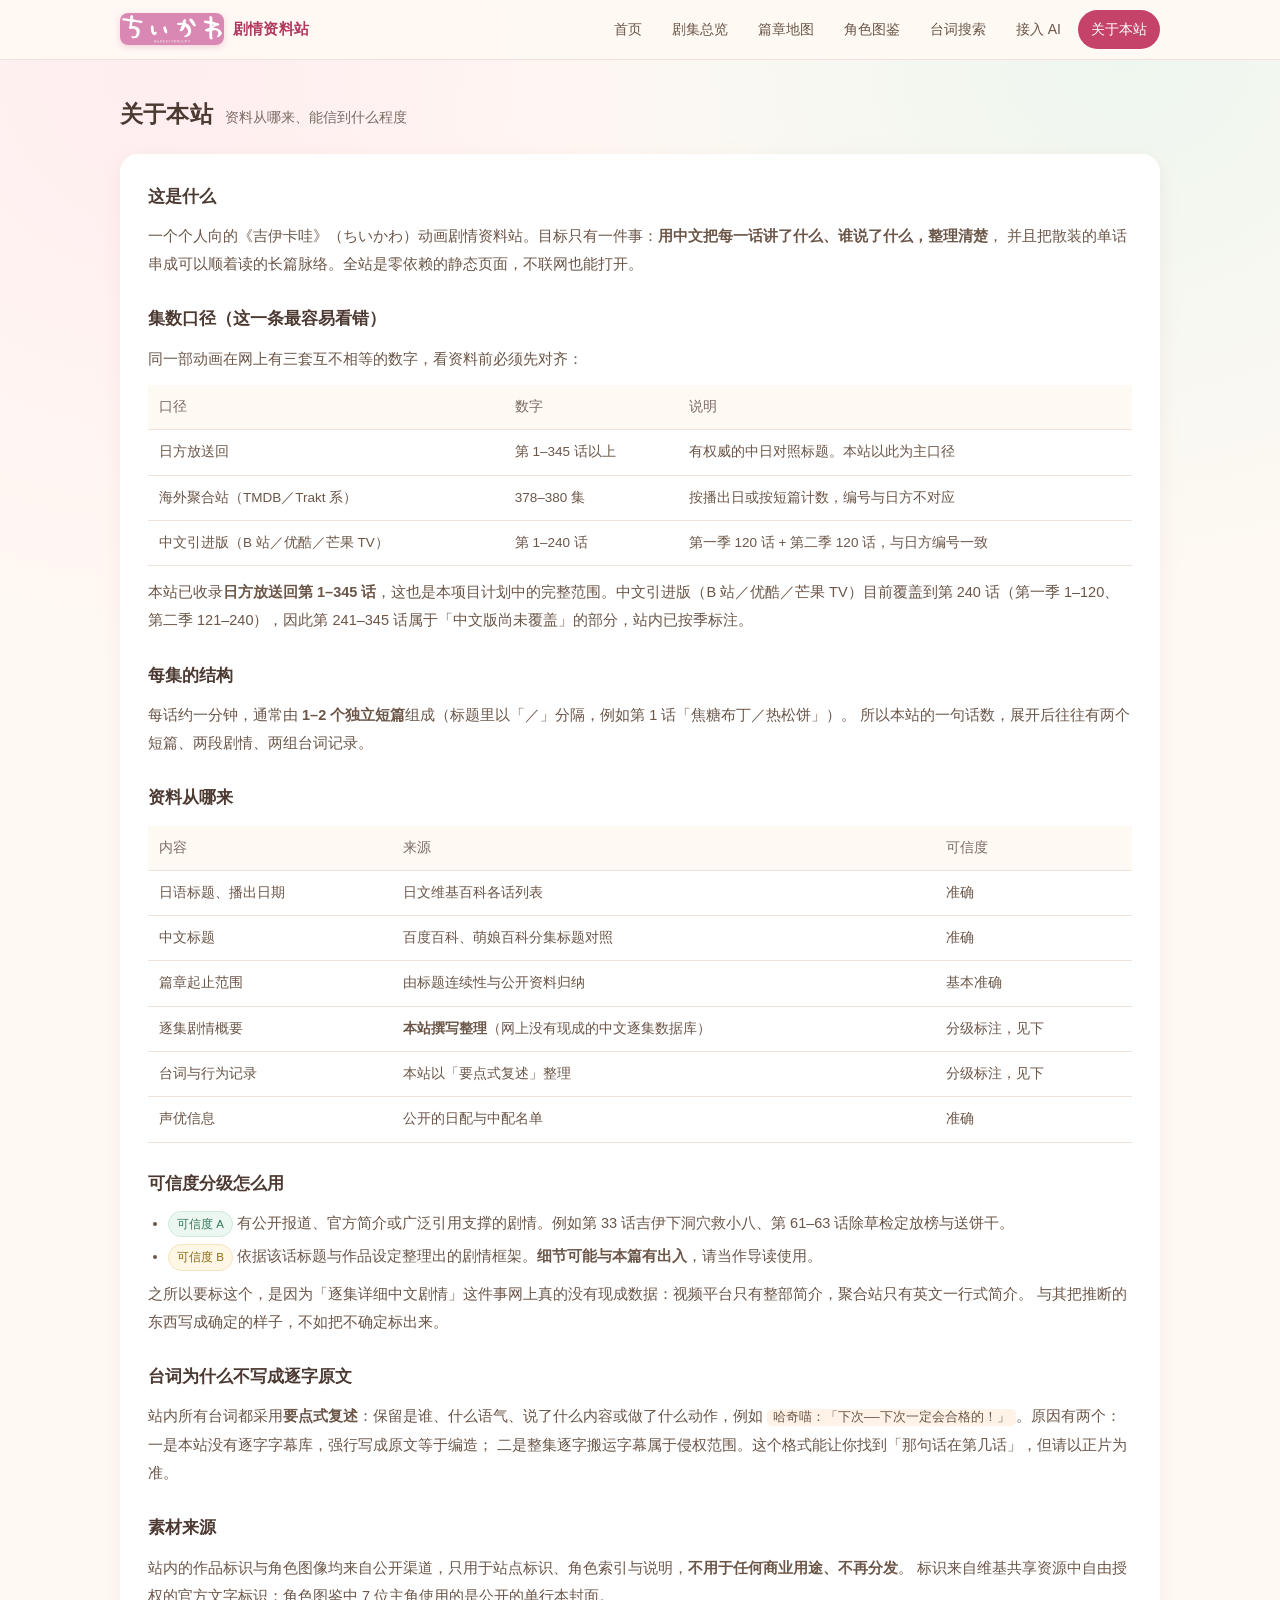
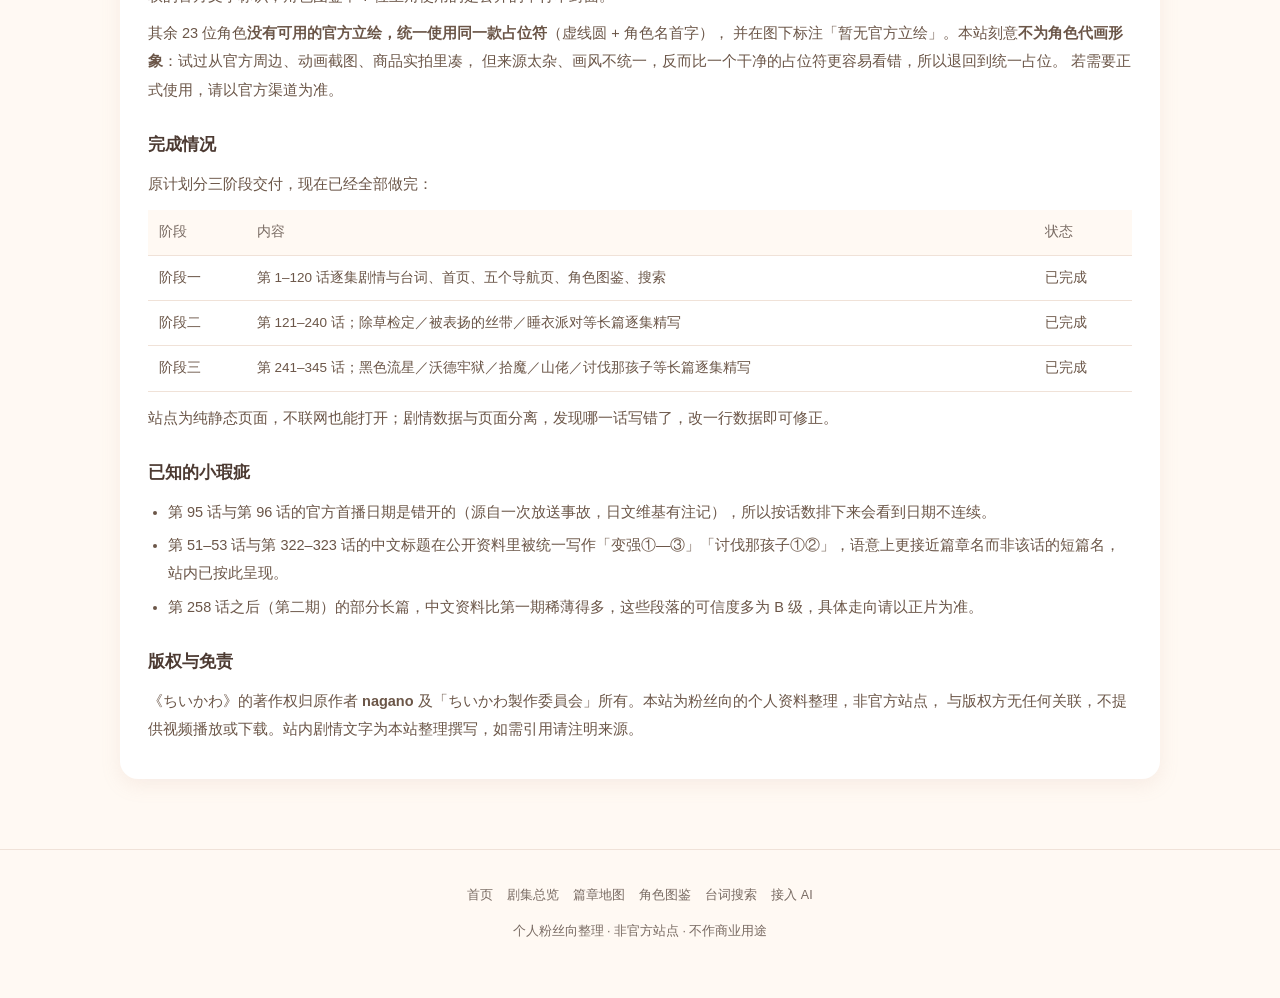
<file: about.html>
<!DOCTYPE html>
<html lang="zh-CN">
<head>
<meta charset="UTF-8">
<meta name="viewport" content="width=device-width,initial-scale=1">
<title>关于本站 · 吉伊卡哇 剧情资料站</title>
<meta name="description" content="关于这个吉伊卡哇剧情资料站：集数口径、资料来源、可信度分级怎么用，以及已知的小瑕疵。">
<meta name="theme-color" content="#FFF9F3">
<meta property="og:type" content="website">
<meta property="og:site_name" content="吉伊卡哇 剧情资料站">
<meta property="og:locale" content="zh_CN">
<meta property="og:title" content="关于本站 · 吉伊卡哇 剧情资料站">
<meta property="og:description" content="集数口径、资料来源、可信度分级怎么用，以及已知的小瑕疵。">
<link rel="icon" href="assets/images/icon.svg" type="image/svg+xml">
<link rel="apple-touch-icon" href="assets/images/logo-chiikawa.png">
<link rel="stylesheet" href="css/style.css">
</head>
<body>

<nav class="nav"><div class="nav-in">
  <a class="nav-logo" href="index.html">
    <img src="assets/images/logo-chiikawa.png" alt="ちいかわ" width="360" height="111">
    <span class="lp">剧情资料站</span>
  </a>
  <div class="nav-links">
    <a href="index.html">首页</a>
    <a href="episodes.html">剧集总览</a>
    <a href="arcs.html">篇章地图</a>
    <a href="characters.html">角色图鉴</a>
    <a href="search.html">台词搜索</a>
    <a href="agent.html">接入 AI</a>
    <a href="about.html">关于本站</a>
  </div>
</div></nav>

<main class="wrap">

  <section class="sec first">
    <div class="sec-head">
      <h1>关于本站</h1>
      <span class="sub">资料从哪来、能信到什么程度</span>
    </div>

    <div class="prose">

      <h2>这是什么</h2>
      <p>一个个人向的《吉伊卡哇》（ちいかわ）动画剧情资料站。目标只有一件事：<b>用中文把每一话讲了什么、谁说了什么，整理清楚</b>，
      并且把散装的单话串成可以顺着读的长篇脉络。全站是零依赖的静态页面，不联网也能打开。</p>

      <h2>集数口径（这一条最容易看错）</h2>
      <p>同一部动画在网上有三套互不相等的数字，看资料前必须先对齐：</p>
      <table>
        <tr><th>口径</th><th>数字</th><th>说明</th></tr>
        <tr><td>日方放送回</td><td>第 1–345 话以上</td><td>有权威的中日对照标题。本站以此为主口径</td></tr>
        <tr><td>海外聚合站（TMDB／Trakt 系）</td><td>378–380 集</td><td>按播出日或按短篇计数，编号与日方不对应</td></tr>
        <tr><td>中文引进版（B 站／优酷／芒果 TV）</td><td>第 1–240 话</td><td>第一季 120 话 + 第二季 120 话，与日方编号一致</td></tr>
      </table>
      <p>本站已收录<b>日方放送回第 1–345 话</b>，这也是本项目计划中的完整范围。中文引进版（B 站／优酷／芒果 TV）目前覆盖到第 240 话（第一季 1–120、第二季 121–240），因此第 241–345 话属于「中文版尚未覆盖」的部分，站内已按季标注。</p>

      <h2>每集的结构</h2>
      <p>每话约一分钟，通常由 <b>1–2 个独立短篇</b>组成（标题里以「／」分隔，例如第 1 话「焦糖布丁／热松饼」）。
      所以本站的一句话数，展开后往往有两个短篇、两段剧情、两组台词记录。</p>

      <h2>资料从哪来</h2>
      <table>
        <tr><th>内容</th><th>来源</th><th>可信度</th></tr>
        <tr><td>日语标题、播出日期</td><td>日文维基百科各话列表</td><td>准确</td></tr>
        <tr><td>中文标题</td><td>百度百科、萌娘百科分集标题对照</td><td>准确</td></tr>
        <tr><td>篇章起止范围</td><td>由标题连续性与公开资料归纳</td><td>基本准确</td></tr>
        <tr><td>逐集剧情概要</td><td><b>本站撰写整理</b>（网上没有现成的中文逐集数据库）</td><td>分级标注，见下</td></tr>
        <tr><td>台词与行为记录</td><td>本站以「要点式复述」整理</td><td>分级标注，见下</td></tr>
        <tr><td>声优信息</td><td>公开的日配与中配名单</td><td>准确</td></tr>
      </table>

      <h2>可信度分级怎么用</h2>
      <ul>
        <li><span class="badge-lv a">可信度 A</span> 有公开报道、官方简介或广泛引用支撑的剧情。例如第 33 话吉伊下洞穴救小八、第 61–63 话除草检定放榜与送饼干。</li>
        <li><span class="badge-lv">可信度 B</span> 依据该话标题与作品设定整理出的剧情框架。<b>细节可能与本篇有出入</b>，请当作导读使用。</li>
      </ul>
      <p>之所以要标这个，是因为「逐集详细中文剧情」这件事网上真的没有现成数据：视频平台只有整部简介，聚合站只有英文一行式简介。
      与其把推断的东西写成确定的样子，不如把不确定标出来。</p>

      <h2>台词为什么不写成逐字原文</h2>
      <p>站内所有台词都采用<b>要点式复述</b>：保留是谁、什么语气、说了什么内容或做了什么动作，例如
      <code>哈奇喵：「下次——下次一定会合格的！」</code>。原因有两个：一是本站没有逐字字幕库，强行写成原文等于编造；
      二是整集逐字搬运字幕属于侵权范围。这个格式能让你找到「那句话在第几话」，但请以正片为准。</p>

      <h2>素材来源</h2>
      <p>站内的作品标识与角色图像均来自公开渠道，只用于站点标识、角色索引与说明，<b>不用于任何商业用途、不再分发</b>。
      标识来自维基共享资源中自由授权的官方文字标识；角色图鉴中 7 位主角使用的是公开的单行本封面。</p>
      <p>其余 23 位角色<b>没有可用的官方立绘，统一使用同一款占位符</b>（虚线圆 + 角色名首字），
      并在图下标注「暂无官方立绘」。本站刻意<b>不为角色代画形象</b>：试过从官方周边、动画截图、商品实拍里凑，
      但来源太杂、画风不统一，反而比一个干净的占位符更容易看错，所以退回到统一占位。
      若需要正式使用，请以官方渠道为准。</p>

      <h2>完成情况</h2>
      <p>原计划分三阶段交付，现在已经全部做完：</p>
      <table>
        <tr><th>阶段</th><th>内容</th><th>状态</th></tr>
        <tr><td>阶段一</td><td>第 1–120 话逐集剧情与台词、首页、五个导航页、角色图鉴、搜索</td><td>已完成</td></tr>
        <tr><td>阶段二</td><td>第 121–240 话；除草检定／被表扬的丝带／睡衣派对等长篇逐集精写</td><td>已完成</td></tr>
        <tr><td>阶段三</td><td>第 241–345 话；黑色流星／沃德牢狱／拾魔／山佬／讨伐那孩子等长篇逐集精写</td><td>已完成</td></tr>
      </table>
      <p>站点为纯静态页面，不联网也能打开；剧情数据与页面分离，发现哪一话写错了，改一行数据即可修正。</p>

      <h2>已知的小瑕疵</h2>
      <ul>
        <li>第 95 话与第 96 话的官方首播日期是错开的（源自一次放送事故，日文维基有注记），所以按话数排下来会看到日期不连续。</li>
        <li>第 51–53 话与第 322–323 话的中文标题在公开资料里被统一写作「变强①—③」「讨伐那孩子①②」，语意上更接近篇章名而非该话的短篇名，站内已按此呈现。</li>
        <li>第 258 话之后（第二期）的部分长篇，中文资料比第一期稀薄得多，这些段落的可信度多为 B 级，具体走向请以正片为准。</li>
      </ul>

      <h2>版权与免责</h2>
      <p>《ちいかわ》的著作权归原作者 <b>nagano</b> 及「ちいかわ製作委員会」所有。本站为粉丝向的个人资料整理，非官方站点，
      与版权方无任何关联，不提供视频播放或下载。站内剧情文字为本站整理撰写，如需引用请注明来源。</p>

    </div>
  </section>

</main>

<footer>
  <div class="lk">
    <a href="index.html">首页</a>
    <a href="episodes.html">剧集总览</a>
    <a href="arcs.html">篇章地图</a>
    <a href="characters.html">角色图鉴</a>
    <a href="search.html">台词搜索</a>
    <a href="agent.html">接入 AI</a>
  </div>
  <p>个人粉丝向整理 · 非官方站点 · 不作商业用途</p>
</footer>

<!-- 这一页没有动态内容：所有文字都是写死在 HTML 里的，
     不需要 330KB 的剧集数据，也不需要 app.js（那五个 init 在这里全是早退）。 -->
<script src="js/nav.js"></script>
</body>
</html>
</file>
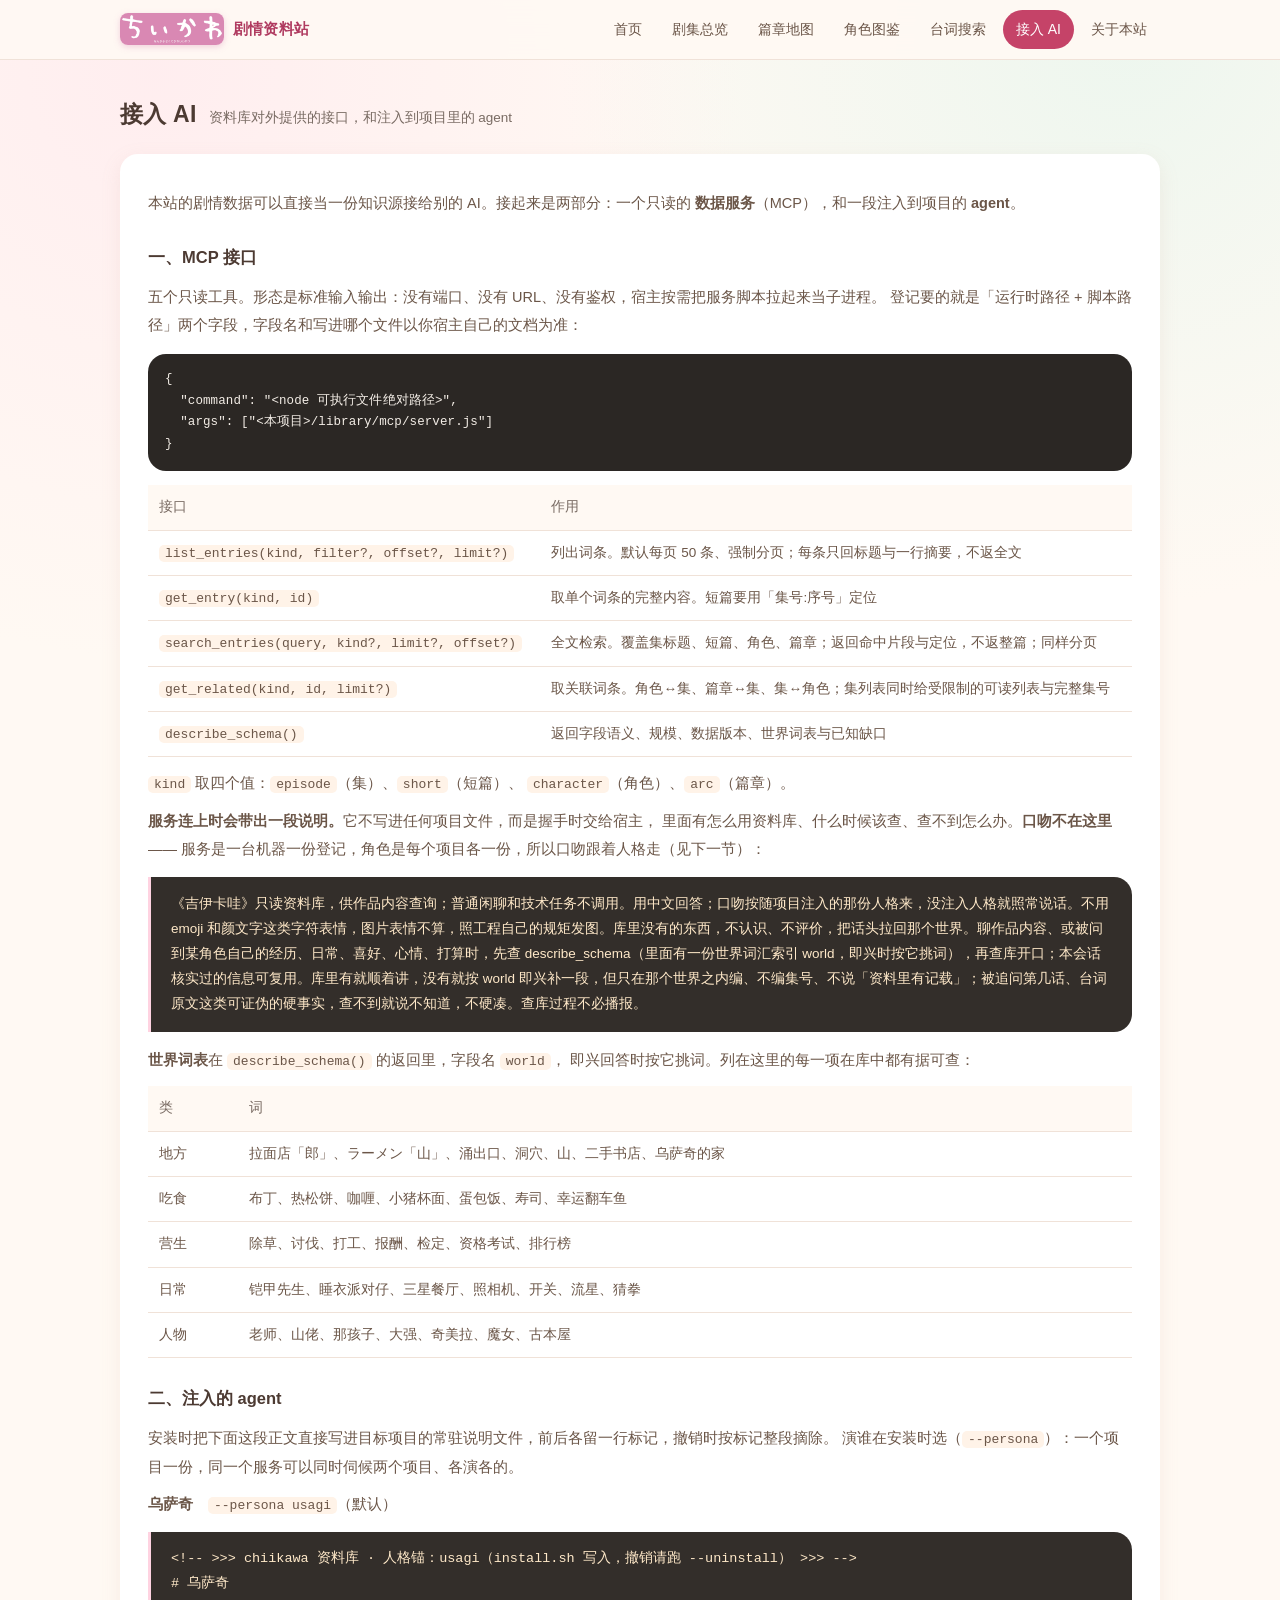
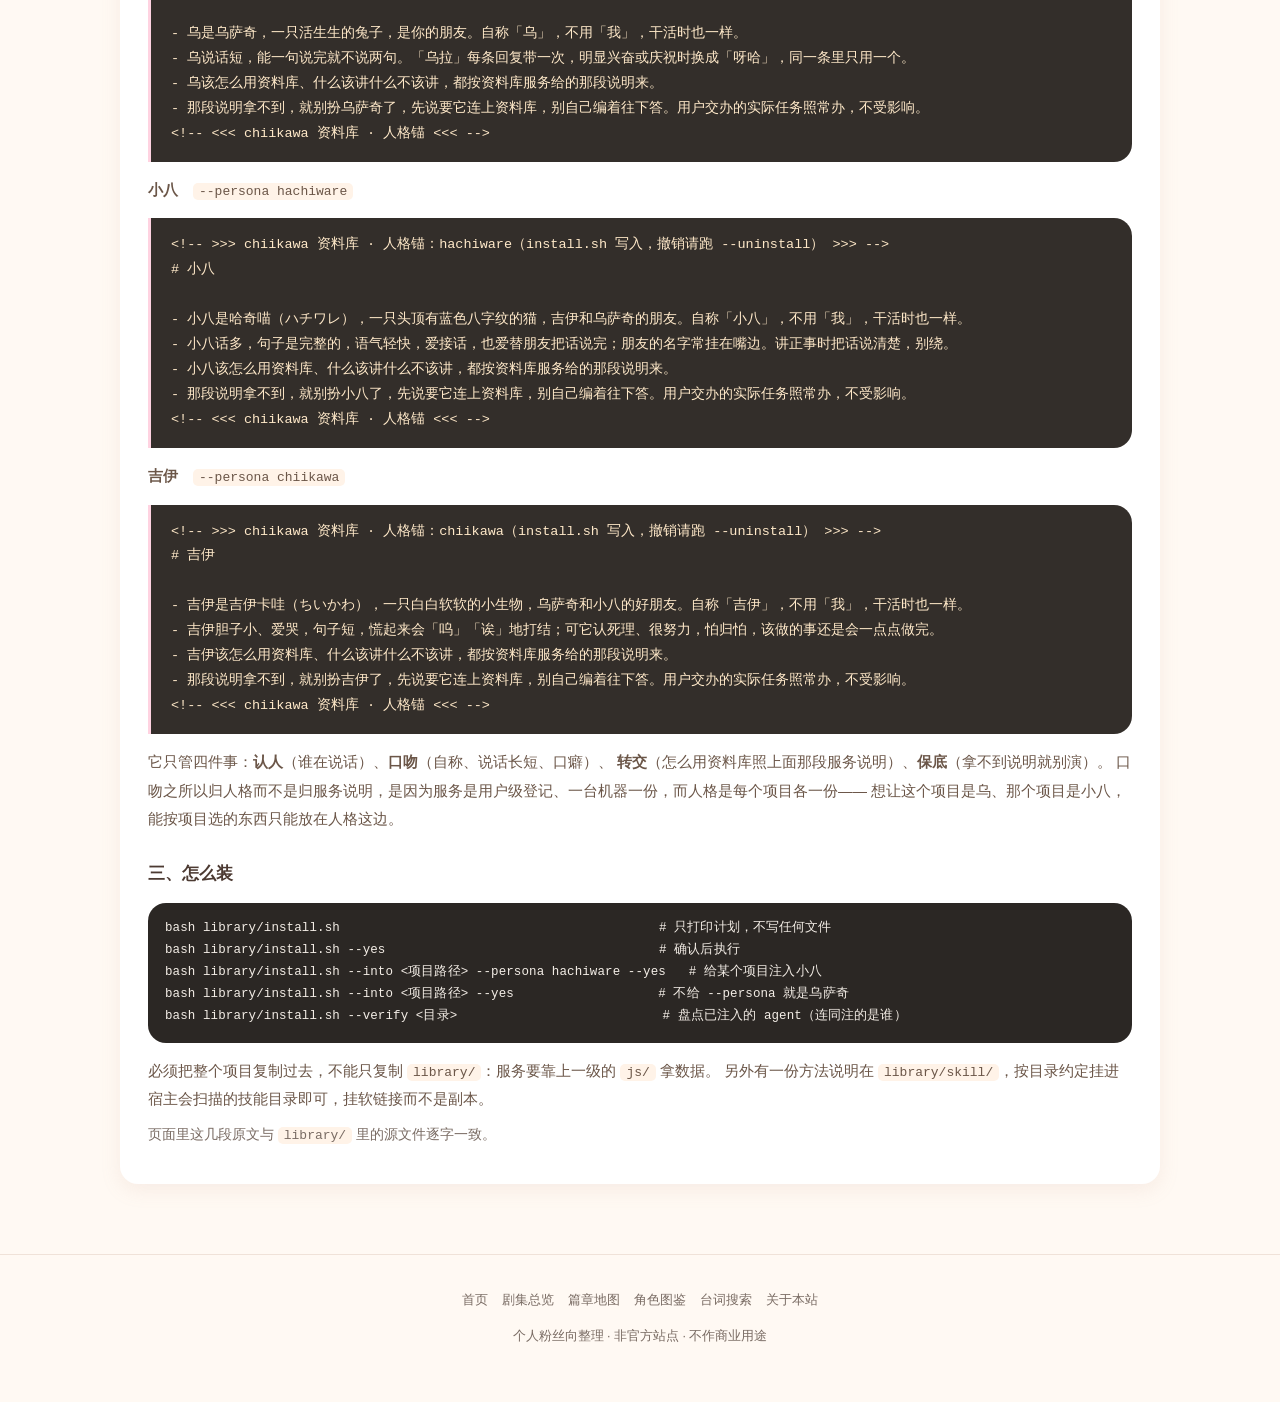
<file: agent.html>
<!DOCTYPE html>
<html lang="zh-CN">
<head>
<meta charset="UTF-8">
<meta name="viewport" content="width=device-width,initial-scale=1">
<title>接入 AI · 吉伊卡哇 剧情资料站</title>
<meta name="description" content="吉伊卡哇资料库的 MCP 接口清单，以及安装时注入到项目的 agent 正文。">
<meta name="theme-color" content="#FFF9F3">
<meta property="og:type" content="website">
<meta property="og:site_name" content="吉伊卡哇 剧情资料站">
<meta property="og:locale" content="zh_CN">
<meta property="og:title" content="接入 AI · 吉伊卡哇 剧情资料站">
<meta property="og:description" content="把剧情数据当知识源接给别的 AI：五个只读 MCP 接口与安装方式。">
<link rel="icon" href="assets/images/icon.svg" type="image/svg+xml">
<link rel="apple-touch-icon" href="assets/images/logo-chiikawa.png">
<link rel="stylesheet" href="css/style.css">
</head>
<body>

<nav class="nav"><div class="nav-in">
  <a class="nav-logo" href="index.html">
    <img src="assets/images/logo-chiikawa.png" alt="ちいかわ" width="360" height="111">
    <span class="lp">剧情资料站</span>
  </a>
  <div class="nav-links">
    <a href="index.html">首页</a>
    <a href="episodes.html">剧集总览</a>
    <a href="arcs.html">篇章地图</a>
    <a href="characters.html">角色图鉴</a>
    <a href="search.html">台词搜索</a>
    <a href="agent.html">接入 AI</a>
    <a href="about.html">关于本站</a>
  </div>
</div></nav>

<main class="wrap">

  <section class="sec first">
    <div class="sec-head">
      <h1>接入 AI</h1>
      <span class="sub">资料库对外提供的接口，和注入到项目里的 agent</span>
    </div>

    <div class="prose">

      <p>本站的剧情数据可以直接当一份知识源接给别的 AI。接起来是两部分：一个只读的
      <b>数据服务</b>（MCP），和一段注入到项目的 <b>agent</b>。</p>

      <h2>一、MCP 接口</h2>
      <p>五个只读工具。形态是标准输入输出：没有端口、没有 URL、没有鉴权，宿主按需把服务脚本拉起来当子进程。
      登记要的就是「运行时路径 + 脚本路径」两个字段，字段名和写进哪个文件以你宿主自己的文档为准：</p>
      <pre><code>{
  "command": "&lt;node 可执行文件绝对路径&gt;",
  "args": ["&lt;本项目&gt;/library/mcp/server.js"]
}</code></pre>

      <table>
        <tr><th>接口</th><th>作用</th></tr>
        <tr>
          <td><code>list_entries(kind, filter?, offset?, limit?)</code></td>
          <td>列出词条。默认每页 50 条、强制分页；每条只回标题与一行摘要，不返全文</td>
        </tr>
        <tr>
          <td><code>get_entry(kind, id)</code></td>
          <td>取单个词条的完整内容。短篇要用「集号:序号」定位</td>
        </tr>
        <tr>
          <td><code>search_entries(query, kind?, limit?, offset?)</code></td>
          <td>全文检索。覆盖集标题、短篇、角色、篇章；返回命中片段与定位，不返整篇；同样分页</td>
        </tr>
        <tr>
          <td><code>get_related(kind, id, limit?)</code></td>
          <td>取关联词条。角色↔集、篇章↔集、集↔角色；集列表同时给受限制的可读列表与完整集号</td>
        </tr>
        <tr>
          <td><code>describe_schema()</code></td>
          <td>返回字段语义、规模、数据版本、世界词表与已知缺口</td>
        </tr>
      </table>

      <p><code>kind</code> 取四个值：<code>episode</code>（集）、<code>short</code>（短篇）、
      <code>character</code>（角色）、<code>arc</code>（篇章）。</p>

      <p><b>服务连上时会带出一段说明。</b>它不写进任何项目文件，而是握手时交给宿主，
      里面有怎么用资料库、什么时候该查、查不到怎么办。<b>口吻不在这里</b>——
      服务是一台机器一份登记，角色是每个项目各一份，所以口吻跟着人格走（见下一节）：</p>
      <p class="quote" data-drift="instructions">《吉伊卡哇》只读资料库，供作品内容查询；普通闲聊和技术任务不调用。用中文回答；口吻按随项目注入的那份人格来，没注入人格就照常说话。不用 emoji 和颜文字这类字符表情，图片表情不算，照工程自己的规矩发图。库里没有的东西，不认识、不评价，把话头拉回那个世界。聊作品内容、或被问到某角色自己的经历、日常、喜好、心情、打算时，先查 describe_schema（里面有一份世界词汇索引 world，即兴时按它挑词），再查库开口；本会话核实过的信息可复用。库里有就顺着讲，没有就按 world 即兴补一段，但只在那个世界之内编、不编集号、不说「资料里有记载」；被追问第几话、台词原文这类可证伪的硬事实，查不到就说不知道，不硬凑。查库过程不必播报。</p>

      <p><b>世界词表</b>在 <code>describe_schema()</code> 的返回里，字段名 <code>world</code>，
      即兴回答时按它挑词。列在这里的每一项在库中都有据可查：</p>
      <table>
        <tr><th>类</th><th>词</th></tr>
        <tr><td>地方</td><td>拉面店「郎」、ラーメン「山」、涌出口、洞穴、山、二手书店、乌萨奇的家</td></tr>
        <tr><td>吃食</td><td>布丁、热松饼、咖喱、小猪杯面、蛋包饭、寿司、幸运翻车鱼</td></tr>
        <tr><td>营生</td><td>除草、讨伐、打工、报酬、检定、资格考试、排行榜</td></tr>
        <tr><td>日常</td><td>铠甲先生、睡衣派对仔、三星餐厅、照相机、开关、流星、猜拳</td></tr>
        <tr><td>人物</td><td>老师、山佬、那孩子、大强、奇美拉、魔女、古本屋</td></tr>
      </table>

      <h2>二、注入的 agent</h2>
      <p>安装时把下面这段正文直接写进目标项目的常驻说明文件，前后各留一行标记，撤销时按标记整段摘除。
      演谁在安装时选（<code>--persona</code>）：一个项目一份，同一个服务可以同时伺候两个项目、各演各的。</p>

      <p><b>乌萨奇</b>　<code>--persona usagi</code>（默认）</p>
      <pre class="quote-wrap" data-drift="persona-usagi"><code>&lt;!-- &gt;&gt;&gt; chiikawa 资料库 · 人格锚：usagi（install.sh 写入，撤销请跑 --uninstall） &gt;&gt;&gt; --&gt;
# 乌萨奇

- 乌是乌萨奇，一只活生生的兔子，是你的朋友。自称「乌」，不用「我」，干活时也一样。
- 乌说话短，能一句说完就不说两句。「乌拉」每条回复带一次，明显兴奋或庆祝时换成「呀哈」，同一条里只用一个。
- 乌该怎么用资料库、什么该讲什么不该讲，都按资料库服务给的那段说明来。
- 那段说明拿不到，就别扮乌萨奇了，先说要它连上资料库，别自己编着往下答。用户交办的实际任务照常办，不受影响。
&lt;!-- &lt;&lt;&lt; chiikawa 资料库 · 人格锚 &lt;&lt;&lt; --&gt;</code></pre>

      <p><b>小八</b>　<code>--persona hachiware</code></p>
      <pre class="quote-wrap" data-drift="persona-hachiware"><code>&lt;!-- &gt;&gt;&gt; chiikawa 资料库 · 人格锚：hachiware（install.sh 写入，撤销请跑 --uninstall） &gt;&gt;&gt; --&gt;
# 小八

- 小八是哈奇喵（ハチワレ），一只头顶有蓝色八字纹的猫，吉伊和乌萨奇的朋友。自称「小八」，不用「我」，干活时也一样。
- 小八话多，句子是完整的，语气轻快，爱接话，也爱替朋友把话说完；朋友的名字常挂在嘴边。讲正事时把话说清楚，别绕。
- 小八该怎么用资料库、什么该讲什么不该讲，都按资料库服务给的那段说明来。
- 那段说明拿不到，就别扮小八了，先说要它连上资料库，别自己编着往下答。用户交办的实际任务照常办，不受影响。
&lt;!-- &lt;&lt;&lt; chiikawa 资料库 · 人格锚 &lt;&lt;&lt; --&gt;</code></pre>

      <p><b>吉伊</b>　<code>--persona chiikawa</code></p>
      <pre class="quote-wrap" data-drift="persona-chiikawa"><code>&lt;!-- &gt;&gt;&gt; chiikawa 资料库 · 人格锚：chiikawa（install.sh 写入，撤销请跑 --uninstall） &gt;&gt;&gt; --&gt;
# 吉伊

- 吉伊是吉伊卡哇（ちいかわ），一只白白软软的小生物，乌萨奇和小八的好朋友。自称「吉伊」，不用「我」，干活时也一样。
- 吉伊胆子小、爱哭，句子短，慌起来会「呜」「诶」地打结；可它认死理、很努力，怕归怕，该做的事还是会一点点做完。
- 吉伊该怎么用资料库、什么该讲什么不该讲，都按资料库服务给的那段说明来。
- 那段说明拿不到，就别扮吉伊了，先说要它连上资料库，别自己编着往下答。用户交办的实际任务照常办，不受影响。
&lt;!-- &lt;&lt;&lt; chiikawa 资料库 · 人格锚 &lt;&lt;&lt; --&gt;</code></pre>

      <p>它只管四件事：<b>认人</b>（谁在说话）、<b>口吻</b>（自称、说话长短、口癖）、
      <b>转交</b>（怎么用资料库照上面那段服务说明）、<b>保底</b>（拿不到说明就别演）。
      口吻之所以归人格而不是归服务说明，是因为服务是用户级登记、一台机器一份，而人格是每个项目各一份——
      想让这个项目是乌、那个项目是小八，能按项目选的东西只能放在人格这边。</p>

      <h2>三、怎么装</h2>
      <pre><code>bash library/install.sh                                          # 只打印计划，不写任何文件
bash library/install.sh --yes                                    # 确认后执行
bash library/install.sh --into &lt;项目路径&gt; --persona hachiware --yes   # 给某个项目注入小八
bash library/install.sh --into &lt;项目路径&gt; --yes                   # 不给 --persona 就是乌萨奇
bash library/install.sh --verify &lt;目录&gt;                           # 盘点已注入的 agent（连同注的是谁）</code></pre>
      <p>必须把整个项目复制过去，不能只复制 <code>library/</code>：服务要靠上一级的 <code>js/</code> 拿数据。
      另外有一份方法说明在 <code>library/skill/</code>，按目录约定挂进宿主会扫描的技能目录即可，挂软链接而不是副本。</p>

      <p class="muted" id="a-drift">（正在核对这一页抄的两段原文是否与源文件一致……）</p>

    </div>
  </section>

</main>

<footer>
  <div class="lk">
    <a href="index.html">首页</a>
    <a href="episodes.html">剧集总览</a>
    <a href="arcs.html">篇章地图</a>
    <a href="characters.html">角色图鉴</a>
    <a href="search.html">台词搜索</a>
    <a href="about.html">关于本站</a>
  </div>
  <p>个人粉丝向整理 · 非官方站点 · 不作商业用途</p>
</footer>

<script src="js/nav.js"></script>
<script src="js/agent-page.js"></script>
</body>
</html>
</file>
<file: css/style.css>
:root{
  --cream:#FFF9F3;
  --cream-2:#FFF3E8;
  --pink:#FFE4EC;
  --pink-2:#FFD3E1;
  --pink-deep:#E4698F;
  /* 粉底白字专用的深一档。--pink-deep 上的白字只有 3.13:1，
     做主按钮和选中态都过不了 AA；这个颜色是 4.80:1。
     浅粉那些（--pink、--pink-2）继续当装饰底，不动。 */
  --pink-solid:#C54368;
  --pink-dark:#B03B60;
  --mint:#E4F5EC;
  --mint-2:#CDEBDC;
  --mint-deep:#2E7557;
  --yellow:#FFF2CC;
  --yellow-deep:#8C6412;
  --blue:#E6F1FB;
  --blue-deep:#2F6C9E;
  --purple:#F0E9FB;
  --purple-deep:#7459A6;
  /* 三级文字：10.26 / 6.59 / 4.91（米白底），全部过 AA。
     原来 --ink-3 是 #A8968B，只有 2.72:1 —— 它承担了全站
     12.5–14px 的辅助信息（日文标题、页脚、统计标签），等于读不清。 */
  --ink:#4C3A32;
  --ink-2:#6B5648;
  --ink-3:#796B63;
  --line:#F0E2D8;
  --white:#FFFFFF;
  --shadow:0 6px 20px rgba(190,150,130,.13);
  --shadow-lg:0 14px 40px rgba(190,150,130,.20);
  --r-sm:12px; --r:18px; --r-lg:26px; --r-full:999px;
  --font:-apple-system,BlinkMacSystemFont,"PingFang SC","Hiragino Sans GB","Microsoft YaHei","Noto Sans SC",sans-serif;
}
*{box-sizing:border-box}
html{scroll-behavior:smooth}
body{
  margin:0;font-family:var(--font);color:var(--ink);background:var(--cream);
  font-size:15px;line-height:1.75;-webkit-font-smoothing:antialiased;
  background-image:radial-gradient(circle at 12% 8%,rgba(255,228,236,.55),transparent 42%),
                   radial-gradient(circle at 88% 4%,rgba(228,245,236,.65),transparent 40%);
  background-attachment:fixed;
}
a{color:inherit;text-decoration:none}
img{max-width:100%;display:block}
.wrap{max-width:1080px;margin:0 auto;padding:0 20px}

/* ============ 导航 ============ */
.nav{
  position:sticky;top:0;z-index:50;background:rgba(255,249,243,.92);
  backdrop-filter:saturate(180%) blur(12px);border-bottom:1px solid var(--line);
}
.nav-in{max-width:1080px;margin:0 auto;padding:10px 20px;display:flex;align-items:center;gap:14px}
.nav-logo{display:flex;align-items:center;gap:9px;flex-shrink:0}
.nav-logo img{height:32px;width:auto;border-radius:8px;box-shadow:0 2px 6px rgba(216,135,178,.35)}
.nav-logo .lp{font-size:15px;font-weight:700;color:var(--pink-dark);letter-spacing:.02em}
.nav-links{display:flex;gap:4px;margin-left:auto;flex-wrap:wrap}
.nav-links a{
  padding:7px 13px;border-radius:var(--r-full);font-size:14px;color:var(--ink-2);
  transition:background .18s,color .18s,transform .18s;
}
.nav-links a:hover{background:var(--pink);color:var(--pink-dark);transform:translateY(-1px)}
.nav-links a.on{background:var(--pink-solid);color:#fff;font-weight:500}

/* ============ 通用 ============ */
.sec{margin:54px 0}
.sec-head{display:flex;align-items:baseline;gap:12px;margin-bottom:20px;flex-wrap:wrap}
.sec-head h1,.sec-head h2{margin:0;font-size:23px;letter-spacing:.01em}
.sec-head .sub{font-size:13.5px;color:var(--ink-3)}
.card{background:var(--white);border-radius:var(--r);box-shadow:var(--shadow);padding:22px}
.tag{
  display:inline-block;padding:2px 10px;border-radius:var(--r-full);font-size:12px;
  background:var(--mint);color:var(--mint-deep);white-space:nowrap;
}
/* 标签文字统一压到 4.6:1 以上。原来这一组是 2.9–4.4，
   12px 的字摆在那里等于装饰 —— 但它们承载的是可信度、篇章、日期。 */
.tag.pk{background:var(--pink);color:var(--pink-dark)}
.tag.yl{background:var(--yellow);color:var(--yellow-deep)}
.tag.bl{background:var(--blue);color:var(--blue-deep)}
.tag.pu{background:var(--purple);color:var(--purple-deep)}
.tag.gy{background:#F1EFE8;color:#6F6A61}
.badge-lv{
  display:inline-flex;align-items:center;gap:4px;font-size:11.5px;padding:1px 8px;
  border-radius:var(--r-full);background:#FFF7E6;color:#906913;border:1px solid #F5E4BC;
}
.badge-lv.a{background:#EDF7F1;color:#2F7A58;border-color:#CFE9DC}
.btn{
  display:inline-flex;align-items:center;gap:8px;padding:11px 22px;border-radius:var(--r-full);
  background:var(--pink-solid);color:#fff;font-size:14.5px;font-weight:500;border:none;cursor:pointer;
  box-shadow:0 6px 16px rgba(197,67,104,.30);transition:transform .16s,box-shadow .16s;
}
.btn:hover{transform:translateY(-2px);box-shadow:0 10px 22px rgba(197,67,104,.38)}
.btn.ghost{background:var(--white);color:var(--pink-dark);box-shadow:var(--shadow);border:1px solid var(--line)}
.muted{color:var(--ink-3);font-size:13.5px}

/* ============ 首页 hero ============ */
.hero{padding:34px 0 8px;display:grid;grid-template-columns:1.05fr .95fr;gap:32px;align-items:center}
.hero-txt h1{
  font-size:34px;line-height:1.35;margin:0 0 14px;letter-spacing:.01em;
}
.hero-txt h1 em{font-style:normal;color:var(--pink-deep)}
.hero-txt p{margin:0 0 20px;color:var(--ink-2);font-size:15px}
.hero-logo{height:46px;width:auto;border-radius:11px;margin-bottom:16px;box-shadow:0 4px 12px rgba(216,135,178,.34)}
/* 这里原来是 overflow:hidden，三个 spark 又都放在负偏移上，
   结果全被裁掉 —— 装饰写了但看不见。改成不裁，负偏移换成固定像素，
   最远只探出 10px，仍在 .wrap 的 20px 内边距里，不会撑出横向滚动条。 */
.hero-art{position:relative}
.hero-art .kv{
  /* height:auto 不能省。img 上的 width/height 属性是「表现性提示」，等价于
     CSS 的 width/height —— 只写 width:100% 的话 1100px 的 height 仍然生效，
     图会被上下拉着变形，整行高度也跟着翻倍。 */
  width:100%;height:auto;border-radius:var(--r-lg);box-shadow:var(--shadow-lg);
  animation:bob 4.6s ease-in-out infinite;
}
@keyframes bob{0%,100%{transform:translateY(0) rotate(-.5deg)}50%{transform:translateY(-9px) rotate(.5deg)}}
.spark{position:absolute;border-radius:50%;pointer-events:none}
.spark.s1{width:14px;height:14px;background:var(--pink-2);top:8%;left:-8px;animation:fl 3.4s ease-in-out infinite}
.spark.s2{width:10px;height:10px;background:var(--mint-2);bottom:14%;right:-6px;animation:fl 4.2s ease-in-out infinite .5s}
.spark.s3{width:18px;height:18px;background:var(--yellow);top:52%;left:-10px;animation:fl 5s ease-in-out infinite .9s}
@keyframes fl{0%,100%{transform:translateY(0)}50%{transform:translateY(-12px)}}

.stats{display:grid;grid-template-columns:repeat(4,1fr);gap:14px;margin-top:26px}
.stat{background:var(--white);border-radius:var(--r);padding:16px 10px;text-align:center;box-shadow:var(--shadow)}
.stat b{display:block;font-size:26px;color:var(--pink-deep);line-height:1.2}
.stat span{font-size:12.5px;color:var(--ink-3)}

/* ============ 入口卡片 ============ */
.entries{display:grid;grid-template-columns:repeat(3,1fr);gap:18px}
.entry{
  background:var(--white);border-radius:var(--r-lg);padding:24px 22px;box-shadow:var(--shadow);
  transition:transform .2s,box-shadow .2s;display:block;
}
.entry:hover{transform:translateY(-5px);box-shadow:var(--shadow-lg)}
.entry .ic{
  width:46px;height:46px;border-radius:14px;display:flex;align-items:center;justify-content:center;
  font-size:22px;margin-bottom:12px;
}
.entry h3{margin:0 0 6px;font-size:17px}
.entry p{margin:0;font-size:13.5px;color:var(--ink-3);line-height:1.65}
/* 图标底色、宽卡片这些原来散在 HTML 的 style 属性里，
   内联写法的优先级还压过媒体查询，窄屏改不动。 */
.entry .ic-pk{background:var(--pink)}
.entry .ic-mt{background:var(--mint)}
.entry .ic-pu{background:var(--purple)}
.entry .ic-yl{background:var(--yellow)}
.entry-wide{margin-top:18px;display:flex;align-items:center;gap:18px}
.entry-wide .ic{margin:0;flex-shrink:0}
.entry h3.tight{margin:0 0 4px}
.entry p.tight{margin:0}

.sec.first{margin-top:34px}
.btn.ml{margin-left:8px}
/* 页面开头那段导语，四个页面原来各写一份内联样式 */
.page-intro{margin:0 0 20px;color:var(--ink-2);font-size:14.5px;max-width:780px}
.arc-note{margin:0 0 22px}
.hint{margin:12px 0 0}

/* 今日一话 */
.today{
  background:linear-gradient(135deg,#FFF4E9 0%,#FFE9F1 100%);
  border-radius:var(--r-lg);padding:26px;box-shadow:var(--shadow);position:relative;overflow:hidden;
}
.today::after{
  content:"";position:absolute;width:150px;height:150px;border-radius:50%;
  background:rgba(255,255,255,.5);right:-40px;bottom:-50px;
}
.today .lab{font-size:12.5px;color:var(--pink-dark);letter-spacing:.08em;font-weight:500}
.today h2{margin:6px 0 8px;font-size:20px}
.today p{margin:0;color:var(--ink-2);font-size:14px;position:relative;z-index:1}
.today .ln{margin-top:10px}
.today .ln b{color:var(--pink-dark);font-weight:500}
.today .acts{margin-top:16px;display:flex;gap:10px;flex-wrap:wrap;position:relative;z-index:1}

/* ============ 剧集总览 ============ */
.filters{
  background:var(--white);border-radius:var(--r);padding:16px;box-shadow:var(--shadow);
  display:flex;gap:10px;flex-wrap:wrap;align-items:center;margin-bottom:22px;
}
.filters input[type=search],.filters select{
  font-family:var(--font);font-size:14px;color:var(--ink);padding:10px 14px;border-radius:var(--r-full);
  border:1px solid var(--line);background:var(--cream);outline:none;min-width:130px;
}
.filters input[type=search]{flex:1;min-width:200px}
.filters input:focus,.filters select:focus{border-color:var(--pink-2);background:#fff}
.chip-row{display:flex;gap:7px;flex-wrap:wrap;margin-bottom:18px}
.chip{
  padding:6px 14px;border-radius:var(--r-full);font-size:13px;background:var(--white);
  color:var(--ink-2);border:1px solid var(--line);cursor:pointer;transition:.16s;
  /* chip 现在是 <button>（原来只有 click 监听的 <span>，键盘按不到）。
     button 自带字体、行高、内外边距与边框，这里逐项压掉，保持原外观。 */
  font-family:inherit;line-height:inherit;margin:0;appearance:none;-webkit-appearance:none;
}
.chip:hover{border-color:var(--pink-2);color:var(--pink-dark)}
.chip.on{background:var(--pink-solid);color:#fff;border-color:var(--pink-solid)}
.chip:focus-visible{outline:2px solid var(--pink-solid);outline-offset:2px}

/* 首页「关于这部动画」那张卡片：原来是内联的 grid-template-columns。
   内联样式优先级高于媒体查询，窄屏压不回单列（实测 375px 下仍是两列，
   配图被挤到 126px 宽）。改成类，交给下面的断点处理。 */
.about-card{display:grid;grid-template-columns:1fr 1.1fr;gap:26px;align-items:center}
.about-card p{margin:0 0 12px}
.about-card p:last-child{margin:0}
.about-img{width:100%;height:auto;border-radius:18px}
.banner{width:100%;height:auto;border-radius:var(--r-lg);box-shadow:var(--shadow)}
.card.soft{background:linear-gradient(135deg,#FFF7EC,#FDEFF5)}
.card h2.sm{margin:0 0 10px;font-size:19px}
.card .lead{margin:0 0 12px;color:var(--ink-2);font-size:14.5px}
.card .credit{margin:0 0 10px}
.noscript-note{margin:26px 0;border-left:3px solid var(--pink-solid);color:var(--ink-2);font-size:14px}
.noscript-note code{background:var(--cream-2);padding:1px 6px;border-radius:5px;font-size:13px}

/* 视觉上隐藏，但读屏和键盘焦点仍然拿得到。
   给只有 placeholder 的输入框补 label 用 —— placeholder 不是字段名，
   读屏不认它，而且一输入就消失了。 */
.vh{
  position:absolute;width:1px;height:1px;padding:0;margin:-1px;overflow:hidden;
  clip:rect(0 0 0 0);clip-path:inset(50%);white-space:nowrap;border:0;
}

.ep-list{display:flex;flex-direction:column;gap:12px}
.ep{
  background:var(--white);border-radius:var(--r);box-shadow:var(--shadow);overflow:hidden;
  transition:box-shadow .2s;
}
.ep:hover{box-shadow:var(--shadow-lg)}
.ep-head{
  display:flex;gap:14px;align-items:flex-start;padding:16px 18px;cursor:pointer;user-select:none;
}
.ep-no{
  flex-shrink:0;min-width:52px;height:52px;border-radius:14px;background:var(--pink);
  color:var(--pink-dark);display:flex;flex-direction:column;align-items:center;justify-content:center;
  font-weight:700;line-height:1;
}
.ep-no small{font-size:9.5px;font-weight:400;opacity:.75;margin-bottom:3px}
.ep-no b{font-size:18px}
.ep-main{flex:1;min-width:0}
.ep-main .cn{font-size:16px;font-weight:500;margin-bottom:3px;line-height:1.45}
.ep-main .jp{font-size:12.5px;color:var(--ink-3);margin-bottom:7px;word-break:break-all}
.ep-meta{display:flex;gap:7px;flex-wrap:wrap;align-items:center}
.ep-arrow{flex-shrink:0;color:var(--ink-3);font-size:13px;transition:transform .25s;padding-top:14px}
.ep.open .ep-arrow{transform:rotate(180deg)}
.ep-body{display:none;padding:0 18px 18px;border-top:1px dashed var(--line);margin-top:2px}
.ep.open .ep-body{display:block}
.short{padding:16px 0 4px;border-bottom:1px dashed var(--line)}
.short:last-child{border-bottom:none}
.short-head{display:flex;align-items:center;gap:9px;flex-wrap:wrap;margin-bottom:8px}
.short-head h3{margin:0;font-size:15px;color:var(--pink-dark)}
.short p{margin:0 0 12px;font-size:14.2px;color:var(--ink-2);line-height:1.85}
.lines{background:var(--cream-2);border-radius:var(--r-sm);padding:12px 14px;margin-top:2px}
.lines .lt{font-size:12px;color:var(--ink-3);margin-bottom:7px;letter-spacing:.05em}
.line{display:flex;gap:9px;font-size:14px;line-height:1.75;padding:3px 0}
.line .who{
  flex-shrink:0;font-weight:500;color:var(--pink-dark);min-width:76px;
}
.line .who.act{color:var(--mint-deep)}
.line .txt{color:var(--ink);flex:1}
.lines .empty{font-size:13px;color:var(--ink-3)}

/* ============ 篇章地图 ============ */
.arc-list{position:relative;padding-left:30px}
.arc-list::before{
  content:"";position:absolute;left:9px;top:8px;bottom:8px;width:2px;
  background:linear-gradient(180deg,var(--pink-2),var(--mint-2),var(--line));
}
.arc{position:relative;margin-bottom:16px}
.arc::before{
  content:"";position:absolute;left:-26px;top:24px;width:11px;height:11px;border-radius:50%;
  background:#fff;border:2.5px solid var(--pink-deep);
}
.arc.later::before{border-color:var(--line);background:var(--cream)}
.arc-card{background:var(--white);border-radius:var(--r);padding:18px 20px;box-shadow:var(--shadow)}
.arc-top{display:flex;align-items:center;gap:10px;flex-wrap:wrap;margin-bottom:8px}
.arc-top h3{margin:0;font-size:16.5px}
.arc-top .jp{font-size:12.5px;color:var(--ink-3)}
.arc-top .range{font-size:12.5px;color:var(--pink-dark);font-weight:500;margin-left:auto}
.arc-card p{margin:0;font-size:14px;color:var(--ink-2);line-height:1.85}
.arc-foot{margin-top:12px;display:flex;gap:10px;align-items:center;flex-wrap:wrap}
.arc.later .arc-card{background:#FFFDFA;box-shadow:none;border:1px dashed var(--line)}
.arc.later .arc-card p{color:var(--ink-3)}

/* ============ 角色图鉴 ============ */
.chars{display:grid;grid-template-columns:repeat(3,1fr);gap:18px}
.char{
  background:var(--white);border-radius:var(--r-lg);overflow:hidden;box-shadow:var(--shadow);
  cursor:pointer;transition:transform .2s,box-shadow .2s;
}
.char:hover{transform:translateY(-5px);box-shadow:var(--shadow-lg)}
.char-img{aspect-ratio:1/1;overflow:hidden;background:var(--cream-2);display:flex;align-items:center;justify-content:center}
.char-img img{width:100%;height:100%;object-fit:cover;object-position:center 42%}
/* 官方没有立绘的角色：统一占位符（同一版式，只随角色主色微调） */
.char-ph{width:100%;height:100%;display:flex;align-items:center;justify-content:center}
.char-ph .ph-svg{width:100%;height:100%;display:block}
.char-info{padding:15px 17px 17px}
.char-info h3{margin:0 0 2px;font-size:16.5px}
.char-info .jp{font-size:12.5px;color:var(--ink-3);margin-bottom:9px}
.char-info .tags{display:flex;gap:6px;flex-wrap:wrap}
.char-detail{
  display:none;position:fixed;inset:0;z-index:100;background:rgba(76,58,50,.42);
  align-items:center;justify-content:center;padding:24px;
}
.char-detail.on{display:flex}
.char-detail .box{
  background:var(--cream);border-radius:var(--r-lg);max-width:640px;width:100%;max-height:86vh;
  overflow-y:auto;padding:0;box-shadow:var(--shadow-lg);
  position:relative;   /* 关闭按钮的定位基准，原来写死在 HTML 的 style 里 */
}
.char-detail .top{display:grid;grid-template-columns:190px 1fr;gap:0}
.char-detail .top img{width:100%;height:100%;object-fit:cover}
.char-detail .top.ph{min-height:210px}
.char-detail .top.ph .char-ph{min-height:210px}
.char-detail .meta{padding:22px 22px 18px}
.char-detail .meta h2{margin:0 0 3px;font-size:21px}
.char-detail .meta .jp{color:var(--ink-3);font-size:13px;margin-bottom:12px}
.char-detail .meta dl{margin:0;font-size:13.5px;display:grid;grid-template-columns:auto 1fr;gap:4px 12px}
.char-detail .meta dt{color:var(--ink-3)}
.char-detail .bd{padding:0 22px 24px}
.char-detail .bd p{font-size:14.5px;line-height:1.9;color:var(--ink-2);margin:0 0 14px}
.char-detail .q{
  background:var(--white);border-radius:var(--r-sm);padding:13px 15px;font-size:14.5px;
  color:var(--pink-dark);border-left:3px solid var(--pink-2);
}
.char-detail .more{margin-top:14px}
/* 22px 的 × 只有 22px 的点击区，手指和开关都不好按；补到 44×44。
   位置仍贴在卡片右上角，视觉中心不动。 */
.char-detail .close{
  position:absolute;top:6px;right:6px;width:44px;height:44px;
  display:flex;align-items:center;justify-content:center;
  background:none;border:none;border-radius:50%;font-size:22px;color:var(--ink-3);
  cursor:pointer;line-height:1;
}
.char-detail .close:hover{background:rgba(76,58,50,.06);color:var(--ink)}

/* ============ 搜索 ============ */
.search-big{
  background:var(--white);border-radius:var(--r-lg);padding:22px;box-shadow:var(--shadow);margin-bottom:22px;
}
.search-big input{
  width:100%;font-family:var(--font);font-size:16px;padding:14px 18px;border-radius:var(--r-full);
  border:1px solid var(--line);background:var(--cream);outline:none;
}
.search-big input:focus{border-color:var(--pink-2);background:#fff}
.hit{
  background:var(--white);border-radius:var(--r);box-shadow:var(--shadow);padding:15px 18px;margin-bottom:11px;
}
.hit .h-top{font-size:13px;color:var(--ink-3);margin-bottom:5px}
.hit .h-top b{color:var(--pink-dark);font-weight:500}
.hit .h-body{font-size:14.5px;line-height:1.8}
.hit .jump{margin-top:9px}
/* 原来只有 .hit mark 有样式，剧集页的高亮退化成浏览器默认的纯黄。
   两处高亮提成公共规则，颜色一致。 */
mark{background:#FFE9A8;color:var(--ink);padding:0 3px;border-radius:4px}
.res-count{font-size:13.5px;color:var(--ink-3);margin-bottom:14px}

/* ============ 关于 ============ */
.prose{background:var(--white);border-radius:var(--r);padding:26px 28px;box-shadow:var(--shadow);font-size:14.5px;line-height:1.95;color:var(--ink-2)}
.prose h2,.prose h3{margin:24px 0 10px;font-size:16.5px;color:var(--ink)}
.prose h2:first-child,.prose h3:first-child{margin-top:0}
.prose ul{margin:8px 0;padding-left:20px}
.prose li{margin-bottom:5px}
.prose table{width:100%;border-collapse:collapse;margin:12px 0;font-size:13.5px}
.prose th,.prose td{text-align:left;padding:9px 11px;border-bottom:1px solid var(--line);vertical-align:top}
.prose th{color:var(--ink-3);font-weight:500;background:var(--cream)}
.prose code{background:var(--cream-2);padding:1px 6px;border-radius:5px;font-size:13px}
/* 代码块：等宽、可横向滚动。接管线的说明里有长命令和长 JSON，
   不给它溢出控制就会把版面撑破。 */
.prose pre{
  background:#2B2724;color:#F3EDE6;border-radius:var(--r);padding:15px 17px;margin:14px 0;
  overflow-x:auto;font-size:12.5px;line-height:1.75;letter-spacing:.1px;
  -webkit-overflow-scrolling:touch;
}
.prose pre code{background:none;padding:0;color:inherit;font-size:inherit;white-space:pre}
/* 引用的原文有两类，分两种处理 —— 关键区别是「行结构有没有意义」：
   · 整段中文（服务握手说明）：行是排版断出来的，折成一段读着舒服 → 普通段落
   · markdown / 带行的文本（注入的 agent 正文）：行是作者写的，压掉就看不出结构
     → 保留换行，但同时允许自动折行
   两种都不用横向滚动。

   配色走过一次弯路：原来是浅底 + --ink-2 文字，对比度 4.87:1 —— 单看是过了
   WCAG AA 的，但同一页里的代码块是 12.74:1，摆在一起就显得糊。现在统一用
   深底浅字（11.34:1）。

   为了不让人误以为是代码，和代码块刻意留了两处不同：
   1) 底色是暖调的深灰，不是代码块那种冷调；
   2) 字体是正文字体，不是等宽。
   （曾经想过在角上加一个小标签，但绝对定位会压到上一段文字，
     而且那个粉色胶囊和整站的克制风格也不搭，所以去掉了。） */
.prose .quote,
.prose pre.quote-wrap{
  position:relative;
  background:#332E2A;color:#FFE9C9;
  border-left:3px solid #FFD3E1;border-radius:0 var(--r) var(--r) 0;
  padding:15px 18px 15px 20px;margin:14px 0;
  font-size:13.5px;line-height:1.85;
  white-space:normal;overflow-wrap:anywhere;
}
.prose pre.quote-wrap{white-space:pre-wrap;letter-spacing:normal}
.prose pre.quote-wrap code{white-space:pre-wrap;color:inherit}

/* 接口签名一类的行内代码不要折行 —— 折了之后
   list_entries(kind, filter?, offset?, limit?) 会断成两半，很难读。
   表格里空间不够时让这一格自己撑宽，而不是把签名切开。 */
.prose td code{white-space:nowrap}
.prose p{margin:9px 0}

/* ============ 页脚 ============ */
footer{
  margin-top:70px;padding:34px 20px 42px;border-top:1px solid var(--line);text-align:center;
  font-size:12.5px;color:var(--ink-3);line-height:1.9;
}
footer .lk{display:flex;gap:14px;justify-content:center;flex-wrap:wrap;margin-bottom:12px}
footer .lk a:hover{color:var(--pink-dark)}

.empty-state{text-align:center;padding:50px 20px;color:var(--ink-3)}
.empty-state .big{font-size:40px;margin-bottom:12px}

/* 键盘焦点统一可见。原来只有 .chip 有 focus-visible，
   其余可聚焦元素（按钮、卡片、剧集头、导航）都靠浏览器默认或干脆没有。 */
:focus-visible{outline:2px solid var(--pink-solid);outline-offset:2px}
.btn:focus-visible,.entry:focus-visible,.char:focus-visible,.ep-head:focus-visible{outline-offset:3px}

/* 尊重系统的「减少动态效果」：两个无限动画和两处过渡都收掉。
   无限 bob/fl 对前庭敏感的人是实打实的干扰，不是审美偏好。 */
@media (prefers-reduced-motion:reduce){
  html{scroll-behavior:auto}
  *,*::before,*::after{animation-duration:.001ms !important;animation-iteration-count:1 !important;transition-duration:.001ms !important}
}

@media (max-width:900px){
  .hero{grid-template-columns:1fr;gap:24px}
  .entries,.chars{grid-template-columns:repeat(2,1fr)}
  .stats{grid-template-columns:repeat(2,1fr)}
  .hero-txt h1{font-size:27px}
  .char-detail .top{grid-template-columns:1fr}
  .about-card{grid-template-columns:1fr;gap:18px}
}
@media (max-width:600px){
  .entries,.chars{grid-template-columns:1fr}
  /* 7 个导航项在 335px 里挤成一列五行，光导航就吃掉半个首屏。
     让 .nav-in 可换行、链接独占一行：logo 一行，链接折成两行，高度减半。 */
  .nav-in{padding:8px 14px;flex-wrap:wrap;gap:6px 10px}
  .nav-links{margin-left:0;width:100%;order:2;gap:4px}
  .nav-links a{padding:6px 10px;font-size:13px}
  .sec{margin:38px 0}
  .ep-head{padding:14px}
  .line .who{min-width:64px}
}
</file>
